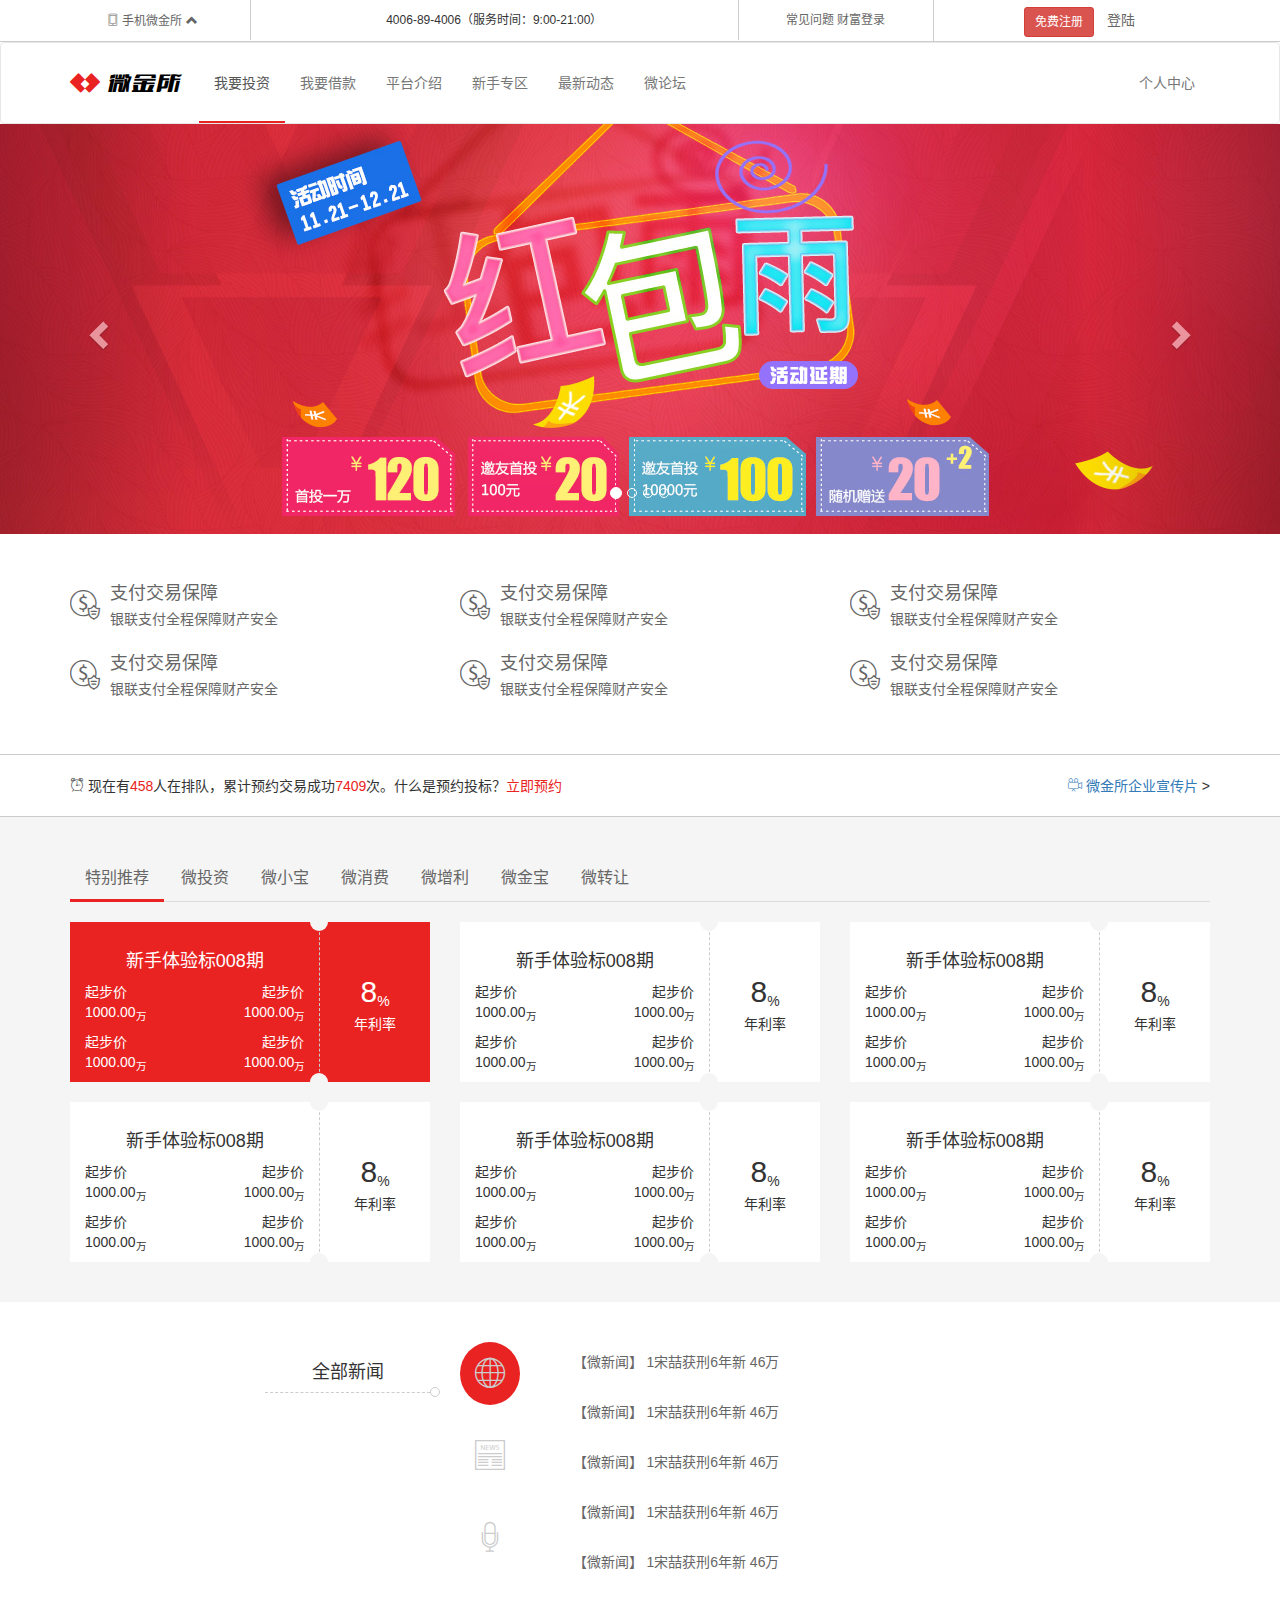
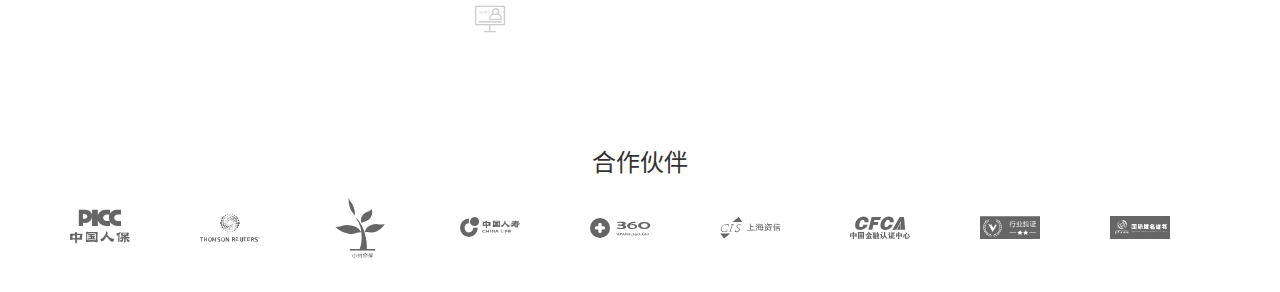
<file: index.html>
<!DOCTYPE html>
<!-- 网站语言 -->
<html lang="zh-CN">

<head>
    <!-- 网页字符编码 -->
    <meta charset="utf-8">
    <!-- Compatible 兼容性 设置IE兼容性 让IE 浏览器使用最新的渲染引擎渲染页面 -->
    <meta http-equiv="X-UA-Compatible" content="IE=edge">
    <!--  视口 设置浏览器的可视窗口 让视口宽度和设备宽度一致, 防止视口宽度和设备宽度不一致导致缩放 -->
    <meta name="viewport" content="width=device-width, initial-scale=1">
    <!-- 上述3个meta标签*必须*放在最前面，任何其他内容都*必须*跟随其后！ -->
    <title>标题</title>

    <!-- 引入Bootstrap的css包 -->
    <link href="./lib/bootstrap/css/bootstrap.css" rel="stylesheet">
    <!-- 引入字体图标库 -->
    <link rel="stylesheet" href="./css/font.css">
    <!-- 1.引入less样式 -->
    <link rel="stylesheet/less" href="./less/index.less">
    <!-- <link rel="stylesheet" href="./less/index.css"> -->
    <!-- 2.引入less.js编译器文件 -->
    <script src="./lib/less/less.js"></script>

    <!-- HTML5 shim 和 Respond.js 是为了让 IE8 支持 HTML5 元素和媒体查询（media queries）功能 -->
    <!-- 警告：通过 file:// 协议（就是直接将 html 页面拖拽到浏览器中）访问页面时 Respond.js 不起作用 -->
    <!--[if lt IE 9]>
      <script src="https://cdn.jsdelivr.net/npm/html5shiv@3.7.3/dist/html5shiv.min.js"></script>
      <script src="https://cdn.jsdelivr.net/npm/respond.js@1.4.2/dest/respond.min.js"></script>
    <![endif]-->
</head>

<body>
    <!-- 写页面的骨架结构 -->
    <!-- 外面的容器都是用id选择器 id样式优先级高 方便覆盖框架的样式 也方便js获取元素 -->
    <!-- 头部区域 -->
    <header id="header" class="hidden-xs hidden-sm">
        <div class="container">
            <div class="row text-center">
                <div class="col-md-2">
                    <a href="#">
                        <i class="itcast icon-mobilephone"></i>
                        手机微金所
                        <i class="glyphicon glyphicon-chevron-up"></i>
                        <img src="./img/c_06.jpg" alt="">
                    </a>
                </div>
                <div class="col-md-5">4006-89-4006（服务时间：9:00-21:00）</div>
                <div class="col-md-2">
                    <a href="#">常见问题</a>
                    <a href="#">财富登录</a>
                </div>
                <div class="col-md-3">
                    <button type="button" class="btn btn-danger btn-sm">免费注册</button>
                    <a href="#" data-target="#myModal" data-toggle="modal">登陆
                        <!-- Modal -->

                    </a>
                </div>
            </div>
        </div>
    </header>

    <!-- 导航区域 -->
    <nav id="nav" class="navbar navbar-default">
        <div class="container">
            <div class="navbar-header">
                <button type="button" class="navbar-toggle collapsed" data-toggle="collapse" data-target="#bs-example-navbar-collapse-1">
                    <span class="icon-bar"></span>
                    <span class="icon-bar"></span>
                    <span class="icon-bar"></span>
                </button>
                <a class="navbar-brand" href="#">
                    <i class="icon-icon"></i>
                    <i class="icon-logo"></i>
                </a>
            </div>

            <!-- Collect the nav links, forms, and other content for toggling -->
            <div class="collapse navbar-collapse" id="bs-example-navbar-collapse-1">
                <ul class="nav navbar-nav">
                    <li class="active"><a href="#">我要投资</a></li>
                    <li><a href="#">我要借款</a></li>
                    <li><a href="#">平台介绍</a>
                    <li><a href="#">新手专区</a>
                    <li><a href="#">最新动态</a>
                    <li><a href="#">微论坛</a>
                    </li>
                </ul>
                <ul class="nav navbar-nav navbar-right">
                    <li><a href="#">个人中心</a></li>

                </ul>
            </div><!-- /.navbar-collapse -->
        </div><!-- /.container-fluid -->
    </nav>

    <!-- 轮播图区域 -->
    <section id="slide">
        <div id="carousel-example-generic" class="carousel slide" data-ride="carousel">
            <!-- Indicators -->
            <ol class="carousel-indicators">
                <li data-target="#carousel-example-generic" data-slide-to="0" class="active"></li>
                <li data-target="#carousel-example-generic" data-slide-to="1"></li>
                <li data-target="#carousel-example-generic" data-slide-to="2"></li>
                <li data-target="#carousel-example-generic" data-slide-to="3"></li>
            </ol>

            <!-- Wrapper for slides -->
            <div class="carousel-inner">
                <div class="item active">
                    <div class="big-img hidden-xs" style="background-image:url('./img/slide_01_2000x410.jpg')">
                    </div>
                    <img class="little-img visible-xs" src="./img/slide_01_640x340.jpg" alt="...">
                </div>

                <div class="item">
                    <div class="big-img hidden-xs" style="background-image:url('./img/slide_02_2000x410.jpg')">
                    </div>
                    <img class="little-img visible-xs" src="./img/slide_02_640x340.jpg" alt="...">
                </div>

                <div class="item">
                    <div class="big-img hidden-xs" style="background-image:url('./img/slide_03_2000x410.jpg')">
                    </div>
                    <img class="little-img visible-xs" src="./img/slide_03_640x340.jpg" alt="...">
                </div>

                <div class="item">
                    <div class="big-img hidden-xs" style="background-image:url('./img/slide_04_2000x410.jpg')">
                    </div>
                    <img class="little-img visible-xs" src="./img/slide_04_640x340.jpg" alt="...">
                </div>
            </div>

            <!-- Controls -->
            <a class="left carousel-control" href="#carousel-example-generic" role="button" data-slide="prev">
                <span class="glyphicon glyphicon-chevron-left" aria-hidden="true"></span>
                <span class="sr-only">Previous</span>
            </a>
            <a class="right carousel-control" href="#carousel-example-generic" role="button" data-slide="next">
                <span class="glyphicon glyphicon-chevron-right" aria-hidden="true"></span>
                <span class="sr-only">Next</span>
            </a>
        </div>
    </section>

    <!-- 特色介绍区域 -->
    <section id="feature" class="hidden-xs">
        <div class="container">
            <div class="row">
                <div class="col-md-4 col-sm-6">
                    <div class="media">
                        <a href="#">
                            <div class="media-left">
                                <i class="icon-meiyuan"></i>
                            </div>
                            <div class="media-body">
                                <h4 class="media-heading">支付交易保障</h4>
                                <p>银联支付全程保障财产安全</p>
                            </div>
                        </a>
                    </div>
                </div>
                <div class="col-md-4 col-sm-6">
                    <div class="media">
                        <a href="#">
                            <div class="media-left">
                                <i class="icon-meiyuan"></i>
                            </div>
                            <div class="media-body">
                                <h4 class="media-heading">支付交易保障</h4>
                                <p>银联支付全程保障财产安全</p>
                            </div>
                        </a>
                    </div>
                </div>
                <div class="col-md-4 col-sm-6">
                    <div class="media">
                        <a href="#">
                            <div class="media-left">
                                <i class="icon-meiyuan"></i>
                            </div>
                            <div class="media-body">
                                <h4 class="media-heading">支付交易保障</h4>
                                <p>银联支付全程保障财产安全</p>
                            </div>
                        </a>
                    </div>
                </div>
                <div class="col-md-4 col-sm-6">
                    <div class="media">
                        <a href="#">
                            <div class="media-left">
                                <i class="icon-meiyuan"></i>
                            </div>
                            <div class="media-body">
                                <h4 class="media-heading">支付交易保障</h4>
                                <p>银联支付全程保障财产安全</p>
                            </div>
                        </a>
                    </div>
                </div>
                <div class="col-md-4 col-sm-6">
                    <div class="media">
                        <a href="#">
                            <div class="media-left">
                                <i class="icon-meiyuan"></i>
                            </div>
                            <div class="media-body">
                                <h4 class="media-heading">支付交易保障</h4>
                                <p>银联支付全程保障财产安全</p>
                            </div>
                        </a>
                    </div>
                </div>
                <div class="col-md-4 col-sm-6">
                    <div class="media">
                        <a href="#">
                            <div class="media-left">
                                <i class="icon-meiyuan"></i>
                            </div>
                            <div class="media-body">
                                <h4 class="media-heading">支付交易保障</h4>
                                <p>银联支付全程保障财产安全</p>
                            </div>
                        </a>
                    </div>
                </div>
            </div>
        </div>
    </section>

    <!-- 立即预约区域 -->
    <section id="booking">
        <div class="container">
            <div class="pull-left">
                <i class="icon-naozhong"></i>
                现在有<span>458</span>人在排队，累计预约交易成功<span>7409</span>次。什么是预约投标？<a href="#">立即预约</a>
            </div>

            <div class="pull-right">
                <a href="#">
                    <i class="icon-video"></i>
                    微金所企业宣传片
                </a>>
            </div>
        </div>
    </section>

    <!-- 商品推荐区域 -->
    <section id="products">
        <div class="container">

            <ul class="nav nav-tabs">
                <li class="active"><a href="#products1" data-toggle="tab">特别推荐</a></li>
                <li><a href="#products2" data-toggle="tab">微投资</a></li>
                <li><a href="#products3" data-toggle="tab">微小宝</a></li>
                <li><a href="#products4" data-toggle="tab">微消费</a></li>
                <li><a href="#products5" data-toggle="tab">微增利</a></li>
                <li><a href="#products6" data-toggle="tab">微金宝</a></li>
                <li><a href="#products7" data-toggle="tab">微转让</a></li>
            </ul>

            <div class="tab-content">
                <div class="tab-pane active" id="products1">
                    <div class="row">
                        <div class="col-md-4 col-sm-6 col-xs-12">
                            <div class="shangping active">
                                <div class="sp-left">
                                    <h4>新手体验标008期</h4>
                                    <div class="bottom">
                                        <div class="row">
                                            <div class="col-xs-6">
                                                <span>起步价</span>
                                                <p>1000.00<sub>万</sub></p>
                                            </div>
                                            <div class="col-xs-6">
                                                <span>起步价</span>
                                                <p>1000.00<sub>万</sub></p>
                                            </div>
                                            <div class="col-xs-6">
                                                <span>起步价</span>
                                                <p>1000.00<sub>万</sub></p>
                                            </div>
                                            <div class="col-xs-6">
                                                <span>起步价</span>
                                                <p>1000.00<sub>万</sub></p>
                                            </div>
                                        </div>
                                    </div>
                                </div>
                                <div class="sp-right">
                                    <span>8<sub>%</sub></span>
                                    <span>年利率</span>
                                </div>
                            </div>
                        </div>
                        <div class="col-md-4 col-sm-6 col-xs-12">
                            <div class="nb-2 shangping">
                                <div class="sp-left">
                                    <h4>新手体验标008期</h4>
                                    <div class="bottom">
                                        <div class="row">
                                            <div class="col-xs-6">
                                                <span>起步价</span>
                                                <p>1000.00<sub>万</sub></p>
                                            </div>
                                            <div class="col-xs-6">
                                                <span>起步价</span>
                                                <p>1000.00<sub>万</sub></p>
                                            </div>
                                            <div class="col-xs-6">
                                                <span>起步价</span>
                                                <p>1000.00<sub>万</sub></p>
                                            </div>
                                            <div class="col-xs-6">
                                                <span>起步价</span>
                                                <p>1000.00<sub>万</sub></p>
                                            </div>
                                        </div>
                                    </div>
                                </div>
                                <div class="sp-right">
                                    <span>8<sub>%</sub>
                                    </span>
                                    <span>年利率</span>
                                </div>
                            </div>
                        </div>
                        <div class="col-md-4 col-sm-6 col-xs-12">
                            <div class="shangping">
                                <div class="sp-left">
                                    <h4>新手体验标008期</h4>
                                    <div class="bottom">
                                        <div class="row">
                                            <div class="col-xs-6">
                                                <span>起步价</span>
                                                <p>1000.00<sub>万</sub></p>
                                            </div>
                                            <div class="col-xs-6">
                                                <span>起步价</span>
                                                <p>1000.00<sub>万</sub></p>
                                            </div>
                                            <div class="col-xs-6">
                                                <span>起步价</span>
                                                <p>1000.00<sub>万</sub></p>
                                            </div>
                                            <div class="col-xs-6">
                                                <span>起步价</span>
                                                <p>1000.00<sub>万</sub></p>
                                            </div>
                                        </div>
                                    </div>
                                </div>
                                <div class="sp-right">
                                    <span>8<sub>%</sub></span>
                                    <span>年利率</span>
                                </div>
                            </div>
                        </div>
                        <div class="col-md-4 col-sm-6 col-xs-12">
                            <div class="shangping">
                                <div class="sp-left">
                                    <h4>新手体验标008期</h4>
                                    <div class="bottom">
                                        <div class="row">
                                            <div class="col-xs-6">
                                                <span>起步价</span>
                                                <p>1000.00<sub>万</sub></p>
                                            </div>
                                            <div class="col-xs-6">
                                                <span>起步价</span>
                                                <p>1000.00<sub>万</sub></p>
                                            </div>
                                            <div class="col-xs-6">
                                                <span>起步价</span>
                                                <p>1000.00<sub>万</sub></p>
                                            </div>
                                            <div class="col-xs-6">
                                                <span>起步价</span>
                                                <p>1000.00<sub>万</sub></p>
                                            </div>
                                        </div>
                                    </div>
                                </div>
                                <div class="sp-right">
                                    <span>8<sub>%</sub></span>
                                    <span>年利率</span>
                                </div>
                            </div>
                        </div>
                        <div class="col-md-4 col-sm-6 col-xs-12">
                            <div class="shangping">
                                <div class="sp-left">
                                    <h4>新手体验标008期</h4>
                                    <div class="bottom">
                                        <div class="row">
                                            <div class="col-xs-6">
                                                <span>起步价</span>
                                                <p>1000.00<sub>万</sub></p>
                                            </div>
                                            <div class="col-xs-6">
                                                <span>起步价</span>
                                                <p>1000.00<sub>万</sub></p>
                                            </div>
                                            <div class="col-xs-6">
                                                <span>起步价</span>
                                                <p>1000.00<sub>万</sub></p>
                                            </div>
                                            <div class="col-xs-6">
                                                <span>起步价</span>
                                                <p>1000.00<sub>万</sub></p>
                                            </div>
                                        </div>
                                    </div>
                                </div>
                                <div class="sp-right">
                                    <span>8<sub>%</sub></span>
                                    <span>年利率</span>
                                </div>
                            </div>
                        </div>
                        <div class="col-md-4 col-sm-6 col-xs-12">
                            <div class="shangping">
                                <div class="sp-left">
                                    <h4>新手体验标008期</h4>
                                    <div class="bottom">
                                        <div class="row">
                                            <div class="col-xs-6">
                                                <span>起步价</span>
                                                <p>1000.00<sub>万</sub></p>
                                            </div>
                                            <div class="col-xs-6">
                                                <span>起步价</span>
                                                <p>1000.00<sub>万</sub></p>
                                            </div>
                                            <div class="col-xs-6">
                                                <span>起步价</span>
                                                <p>1000.00<sub>万</sub></p>
                                            </div>
                                            <div class="col-xs-6">
                                                <span>起步价</span>
                                                <p>1000.00<sub>万</sub></p>
                                            </div>
                                        </div>
                                    </div>
                                </div>
                                <div class="sp-right">
                                    <span>8<sub>%</sub></span>
                                    <span>年利率</span>
                                </div>
                            </div>
                        </div>

                    </div>
                </div>
                <div class="tab-pane" id="products2">123</div>
                <div class="tab-pane" id="products3">...</div>
                <div class="tab-pane" id="products4">...</div>
                <div class="tab-pane" id="products5">...</div>
                <div class="tab-pane" id="products6">...</div>
                <div class="tab-pane" id="products7">...</div>
            </div>
        </div>
    </section>

    <!-- 新闻区域 -->
    <section id="news">
        <div class="container">
            <div class="row">
                <div class="col-md-2 col-xs-offset-2">
                    <h4>全部新闻</h4>
                </div>
                <div class="col-md-1">
                    <!-- Nav tabs -->
                    <ul class="nav nav-tabs">
                        <li class="active"><a href="#news1" data-toggle="tab"><i class="icon-news01"></i></a></li>
                        <li><a href="#news2" data-toggle="tab"><i class="icon-news02"></i></a></li>
                        <li><a href="#news3" data-toggle="tab"><i class="icon-news03"></i></a></li>
                        <li><a href="#news4" data-toggle="tab"><i class="icon-news04"></i></a></li>
                    </ul>
                </div>
                <div class="col-md-7">
                    <div class="tab-content">
                        <div class="tab-pane active" id="news1">
                            <ul class="list-group">
                                <li class="list-group-item">【微新闻】 1宋喆获刑6年新 46万</li>
                                <li class="list-group-item">【微新闻】 1宋喆获刑6年新 46万</li>
                                <li class="list-group-item">【微新闻】 1宋喆获刑6年新 46万</li>
                                <li class="list-group-item">【微新闻】 1宋喆获刑6年新 46万</li>
                                <li class="list-group-item">【微新闻】 1宋喆获刑6年新 46万</li>
                            </ul>
                        </div>
                        <div class="tab-pane" id="news2">
                            <ul class="list-group">
                                <li class="list-group-item">【微还款】一周还款公告2017年7月10日-2017年7月16日</li>
                                <li class="list-group-item">【微还款】一周还款公告2017年7月10日-2017年7月16日</li>
                                <li class="list-group-item">【微还款】一周还款公告2017年7月10日-2017年7月16日</li>
                                <li class="list-group-item">【微还款】一周还款公告2017年7月10日-2017年7月16日</li>
                                <li class="list-group-item">【微还款】一周还款公告2017年7月10日-2017年7月16日</li>
                            </ul>
                        </div>
                        <div class="tab-pane" id="news3">...</div>
                        <div class="tab-pane" id="news4">...</div>
                    </div>
                </div>
            </div>
        </div>
    </section>

    <!-- 合作伙伴区域 -->
    <footer id="partner">
        <div class="container">
            <h3 class="text-center">合作伙伴</h3>
            <div class="row">
                <div class="col-md-4 col-sm-6 col-xs-12">
                    <div class="row">
                        <div class="col-xs-4">
                            <a href="#"><i class="icon-partner1"></i></a>
                        </div>
                        <div class="col-xs-4">
                            <a href="#"><i class="icon-partner2"></i></a>

                        </div>
                        <div class="col-xs-4">
                            <a href="#"><i class="icon-partner3"></i></a>
                        </div>
                    </div>
                </div>
                <div class="col-md-4 col-sm-6 col-xs-12">
                    <div class="row">
                        <div class="col-xs-4">
                            <a href="#"><i class="icon-partner4"></i></a>
                        </div>
                        <div class="col-xs-4">
                            <a href="#"><i class="icon-partner5"></i></a>
                        </div>
                        <div class="col-xs-4">
                            <a href="#"><i class="icon-partner6"></i></a>
                        </div>
                    </div>
                </div>
                <div class="col-md-4 col-sm-6 col-xs-12">
                    <div class="row">
                        <div class="col-xs-4">
                            <a href="#"><i class="icon-partner7"></i></a>
                        </div>
                        <div class="col-xs-4">
                            <a href="#"><i class="icon-partner8"></i></a>
                        </div>
                        <div class="col-xs-4">
                            <a href="#"><i class="icon-partner9"></i></a>
                        </div>
                    </div>
                </div>
            </div>
        </div>
    </footer>

    <!-- 登录的模态框 -->
    <div class="modal fade" id="myModal" tabindex="-1" role="dialog" aria-labelledby="myModalLabel">
        <div class="modal-dialog">
            <div class="modal-content">
                <div class="modal-header">
                    <button type="button" class="close" data-dismiss="modal"><span>&times;</span></button>
                    <h4 class="modal-title" id="myModalLabel">登录</h4>
                </div>
                <div class="modal-body">
                    <form class="form-horizontal">
                        <div class="form-group">
                            <label for="inputEmail3" class="col-sm-2 control-label">邮箱</label>
                            <div class="col-sm-10">
                                <input type="email" class="form-control" id="inputEmail3" placeholder="Email">
                            </div>
                        </div>
                        <div class="form-group">
                            <label for="inputPassword3" class="col-sm-2 control-label">密码</label>
                            <div class="col-sm-10">
                                <input type="password" class="form-control" id="inputPassword3" placeholder="Password">
                            </div>
                        </div>
                        <div class="form-group">
                            <div class="col-sm-offset-2 col-sm-10">
                                <button type="submit" class="btn btn-default">登录</button>
                            </div>
                        </div>
                    </form>
                </div>
                <div class="modal-footer">
                    <button type="button" class="btn btn-default" data-dismiss="modal">关闭</button>
                    <button type="button" class="btn btn-primary" data-dismiss="modal">保存</button>
                </div>
            </div>
        </div>
    </div>




    <!-- jQuery (Bootstrap 的所有 JavaScript 插件都依赖 jQuery，所以必须放在前边) -->
    <script src="./lib/jquery/jquery.min.js"></script>
    <!-- 加载 Bootstrap 的所有 JavaScript 插件。你也可以根据需要只加载单个插件。 -->
    <script src="./lib/bootstrap/js/bootstrap.js"></script>
</body>
<script>
    $(function () {
    $('[data-toggle="tooltip"]').tooltip()
})
</script>
</html>
</file>
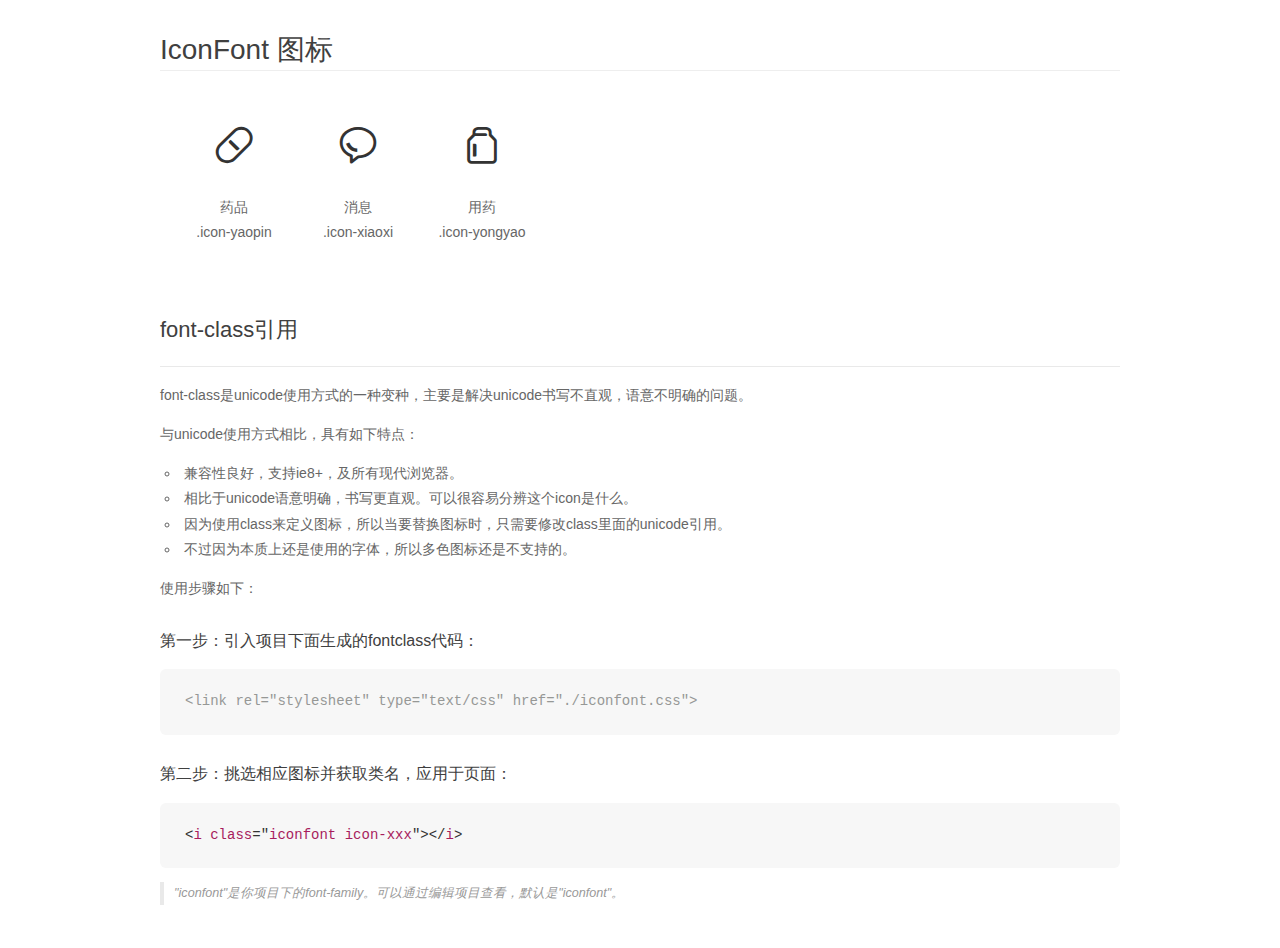
<file: 自己的字体图标/font_soyw9jgeopj/demo_fontclass.html>
<!DOCTYPE html>
<html>
<head>
    <meta charset="utf-8"/>
    <title>IconFont</title>
    <link rel="stylesheet" href="demo.css">
    <link rel="stylesheet" href="iconfont.css">
</head>
<body>
    <div class="main markdown">
        <h1>IconFont 图标</h1>
        <ul class="icon_lists clear">
            
                <li>
                <i class="icon iconfont icon-yaopin"></i>
                    <div class="name">药品</div>
                    <div class="fontclass">.icon-yaopin</div>
                </li>
            
                <li>
                <i class="icon iconfont icon-xiaoxi"></i>
                    <div class="name">消息</div>
                    <div class="fontclass">.icon-xiaoxi</div>
                </li>
            
                <li>
                <i class="icon iconfont icon-yongyao"></i>
                    <div class="name">用药</div>
                    <div class="fontclass">.icon-yongyao</div>
                </li>
            
        </ul>

        <h2 id="font-class-">font-class引用</h2>
        <hr>

        <p>font-class是unicode使用方式的一种变种，主要是解决unicode书写不直观，语意不明确的问题。</p>
        <p>与unicode使用方式相比，具有如下特点：</p>
        <ul>
        <li>兼容性良好，支持ie8+，及所有现代浏览器。</li>
        <li>相比于unicode语意明确，书写更直观。可以很容易分辨这个icon是什么。</li>
        <li>因为使用class来定义图标，所以当要替换图标时，只需要修改class里面的unicode引用。</li>
        <li>不过因为本质上还是使用的字体，所以多色图标还是不支持的。</li>
        </ul>
        <p>使用步骤如下：</p>
        <h3 id="-fontclass-">第一步：引入项目下面生成的fontclass代码：</h3>


        <pre><code class="lang-js hljs javascript"><span class="hljs-comment">&lt;link rel="stylesheet" type="text/css" href="./iconfont.css"&gt;</span></code></pre>
        <h3 id="-">第二步：挑选相应图标并获取类名，应用于页面：</h3>
        <pre><code class="lang-css hljs">&lt;<span class="hljs-selector-tag">i</span> <span class="hljs-selector-tag">class</span>="<span class="hljs-selector-tag">iconfont</span> <span class="hljs-selector-tag">icon-xxx</span>"&gt;&lt;/<span class="hljs-selector-tag">i</span>&gt;</code></pre>
        <blockquote>
        <p>"iconfont"是你项目下的font-family。可以通过编辑项目查看，默认是"iconfont"。</p>
        </blockquote>
    </div>
</body>
</html>
</file>
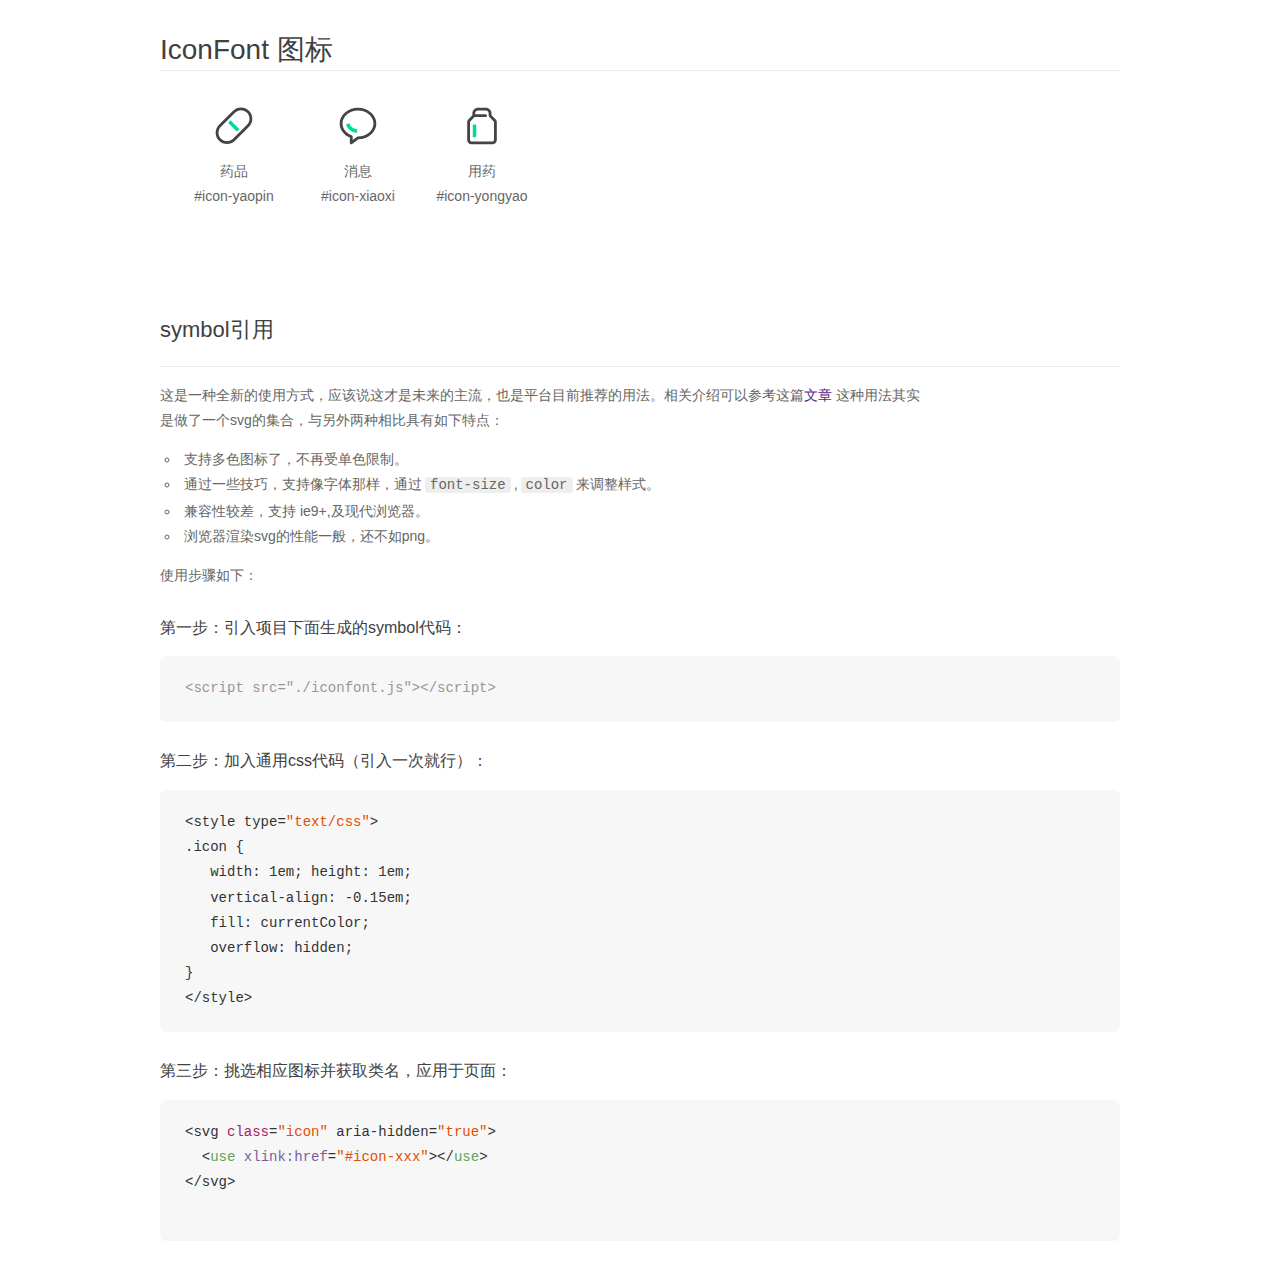
<file: 自己的字体图标/font_soyw9jgeopj/demo_symbol.html>
<!DOCTYPE html>
<html>
<head>
    <meta charset="utf-8"/>
    <title>IconFont</title>
    <link rel="stylesheet" href="demo.css">
    <script src="iconfont.js"></script>

    <style type="text/css">
        .icon {
          /* 通过设置 font-size 来改变图标大小 */
          width: 1em; height: 1em;
          /* 图标和文字相邻时，垂直对齐 */
          vertical-align: -0.15em;
          /* 通过设置 color 来改变 SVG 的颜色/fill */
          fill: currentColor;
          /* path 和 stroke 溢出 viewBox 部分在 IE 下会显示
             normalize.css 中也包含这行 */
          overflow: hidden;
        }

    </style>
</head>
<body>
    <div class="main markdown">
        <h1>IconFont 图标</h1>
        <ul class="icon_lists clear">
            
                <li>
                    <svg class="icon" aria-hidden="true">
                        <use xlink:href="#icon-yaopin"></use>
                    </svg>
                    <div class="name">药品</div>
                    <div class="fontclass">#icon-yaopin</div>
                </li>
            
                <li>
                    <svg class="icon" aria-hidden="true">
                        <use xlink:href="#icon-xiaoxi"></use>
                    </svg>
                    <div class="name">消息</div>
                    <div class="fontclass">#icon-xiaoxi</div>
                </li>
            
                <li>
                    <svg class="icon" aria-hidden="true">
                        <use xlink:href="#icon-yongyao"></use>
                    </svg>
                    <div class="name">用药</div>
                    <div class="fontclass">#icon-yongyao</div>
                </li>
            
        </ul>


        <h2 id="symbol-">symbol引用</h2>
        <hr>

        <p>这是一种全新的使用方式，应该说这才是未来的主流，也是平台目前推荐的用法。相关介绍可以参考这篇<a href="">文章</a>
        这种用法其实是做了一个svg的集合，与另外两种相比具有如下特点：</p>
        <ul>
          <li>支持多色图标了，不再受单色限制。</li>
          <li>通过一些技巧，支持像字体那样，通过<code>font-size</code>,<code>color</code>来调整样式。</li>
          <li>兼容性较差，支持 ie9+,及现代浏览器。</li>
          <li>浏览器渲染svg的性能一般，还不如png。</li>
        </ul>
        <p>使用步骤如下：</p>
        <h3 id="-symbol-">第一步：引入项目下面生成的symbol代码：</h3>
        <pre><code class="lang-js hljs javascript"><span class="hljs-comment">&lt;script src="./iconfont.js"&gt;&lt;/script&gt;</span></code></pre>
        <h3 id="-css-">第二步：加入通用css代码（引入一次就行）：</h3>
        <pre><code class="lang-js hljs javascript">&lt;style type=<span class="hljs-string">"text/css"</span>&gt;
.icon {
   width: <span class="hljs-number">1</span>em; height: <span class="hljs-number">1</span>em;
   vertical-align: <span class="hljs-number">-0.15</span>em;
   fill: currentColor;
   overflow: hidden;
}
&lt;<span class="hljs-regexp">/style&gt;</span></code></pre>
        <h3 id="-">第三步：挑选相应图标并获取类名，应用于页面：</h3>
        <pre><code class="lang-js hljs javascript">&lt;svg <span class="hljs-class"><span class="hljs-keyword">class</span></span>=<span class="hljs-string">"icon"</span> aria-hidden=<span class="hljs-string">"true"</span>&gt;<span class="xml"><span class="hljs-tag">
  &lt;<span class="hljs-name">use</span> <span class="hljs-attr">xlink:href</span>=<span class="hljs-string">"#icon-xxx"</span>&gt;</span><span class="hljs-tag">&lt;/<span class="hljs-name">use</span>&gt;</span>
</span>&lt;<span class="hljs-regexp">/svg&gt;
        </span></code></pre>
    </div>
</body>
</html>
</file>
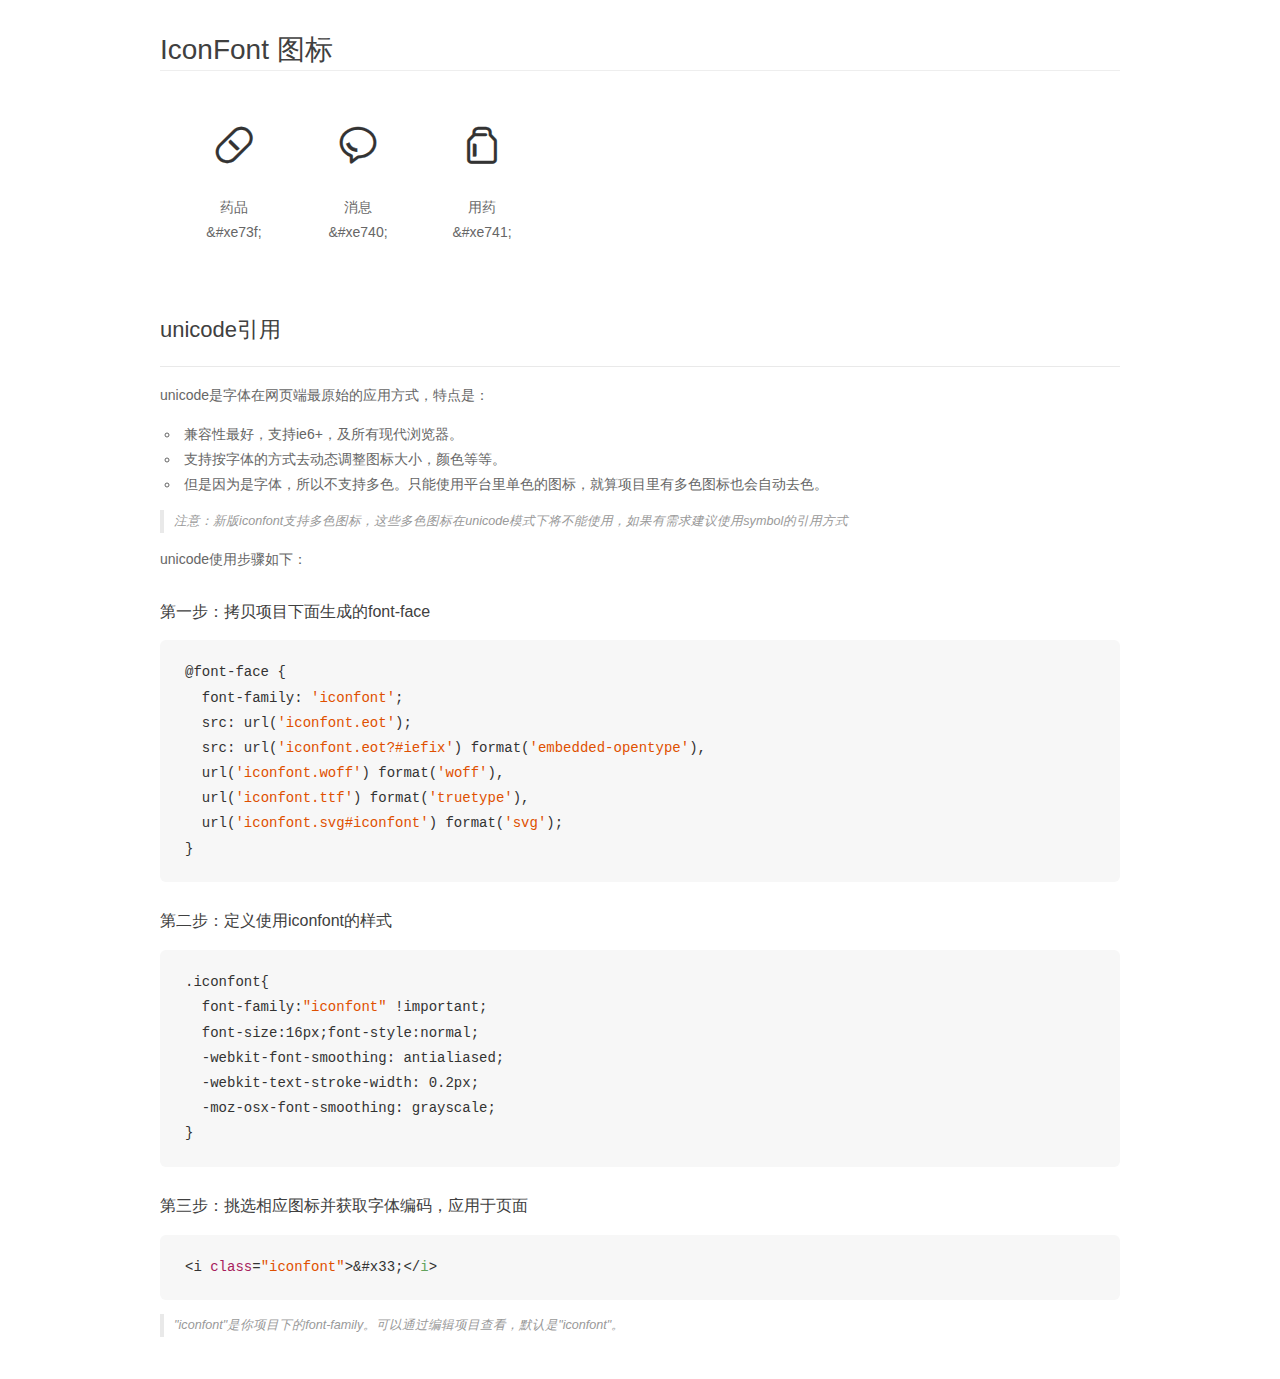
<file: 自己的字体图标/font_soyw9jgeopj/demo_unicode.html>
<!DOCTYPE html>
<html>
<head>
    <meta charset="utf-8"/>
    <title>IconFont</title>
    <link rel="stylesheet" href="demo.css">

    <style type="text/css">

        @font-face {font-family: "iconfont";
          src: url('iconfont.eot'); /* IE9*/
          src: url('iconfont.eot#iefix') format('embedded-opentype'), /* IE6-IE8 */
          url('iconfont.woff') format('woff'), /* chrome, firefox */
          url('iconfont.ttf') format('truetype'), /* chrome, firefox, opera, Safari, Android, iOS 4.2+*/
          url('iconfont.svg#iconfont') format('svg'); /* iOS 4.1- */
        }

        .iconfont {
          font-family:"iconfont" !important;
          font-size:16px;
          font-style:normal;
          -webkit-font-smoothing: antialiased;
          -webkit-text-stroke-width: 0.2px;
          -moz-osx-font-smoothing: grayscale;
        }

    </style>
</head>
<body>
    <div class="main markdown">
        <h1>IconFont 图标</h1>
        <ul class="icon_lists clear">
            
                <li>
                <i class="icon iconfont">&#xe73f;</i>
                    <div class="name">药品</div>
                    <div class="code">&amp;#xe73f;</div>
                </li>
            
                <li>
                <i class="icon iconfont">&#xe740;</i>
                    <div class="name">消息</div>
                    <div class="code">&amp;#xe740;</div>
                </li>
            
                <li>
                <i class="icon iconfont">&#xe741;</i>
                    <div class="name">用药</div>
                    <div class="code">&amp;#xe741;</div>
                </li>
            
        </ul>
        <h2 id="unicode-">unicode引用</h2>
        <hr>

        <p>unicode是字体在网页端最原始的应用方式，特点是：</p>
        <ul>
        <li>兼容性最好，支持ie6+，及所有现代浏览器。</li>
        <li>支持按字体的方式去动态调整图标大小，颜色等等。</li>
        <li>但是因为是字体，所以不支持多色。只能使用平台里单色的图标，就算项目里有多色图标也会自动去色。</li>
        </ul>
        <blockquote>
        <p>注意：新版iconfont支持多色图标，这些多色图标在unicode模式下将不能使用，如果有需求建议使用symbol的引用方式</p>
        </blockquote>
        <p>unicode使用步骤如下：</p>
        <h3 id="-font-face">第一步：拷贝项目下面生成的font-face</h3>
        <pre><code class="lang-js hljs javascript">@font-face {
  font-family: <span class="hljs-string">'iconfont'</span>;
  src: url(<span class="hljs-string">'iconfont.eot'</span>);
  src: url(<span class="hljs-string">'iconfont.eot?#iefix'</span>) format(<span class="hljs-string">'embedded-opentype'</span>),
  url(<span class="hljs-string">'iconfont.woff'</span>) format(<span class="hljs-string">'woff'</span>),
  url(<span class="hljs-string">'iconfont.ttf'</span>) format(<span class="hljs-string">'truetype'</span>),
  url(<span class="hljs-string">'iconfont.svg#iconfont'</span>) format(<span class="hljs-string">'svg'</span>);
}
</code></pre>
        <h3 id="-iconfont-">第二步：定义使用iconfont的样式</h3>
        <pre><code class="lang-js hljs javascript">.iconfont{
  font-family:<span class="hljs-string">"iconfont"</span> !important;
  font-size:<span class="hljs-number">16</span>px;font-style:normal;
  -webkit-font-smoothing: antialiased;
  -webkit-text-stroke-width: <span class="hljs-number">0.2</span>px;
  -moz-osx-font-smoothing: grayscale;
}
</code></pre>
        <h3 id="-">第三步：挑选相应图标并获取字体编码，应用于页面</h3>
        <pre><code class="lang-js hljs javascript">&lt;i <span class="hljs-class"><span class="hljs-keyword">class</span></span>=<span class="hljs-string">"iconfont"</span>&gt;&amp;#x33;<span class="xml"><span class="hljs-tag">&lt;/<span class="hljs-name">i</span>&gt;</span></span></code></pre>

        <blockquote>
        <p>"iconfont"是你项目下的font-family。可以通过编辑项目查看，默认是"iconfont"。</p>
        </blockquote>
    </div>


</body>
</html>
</file>
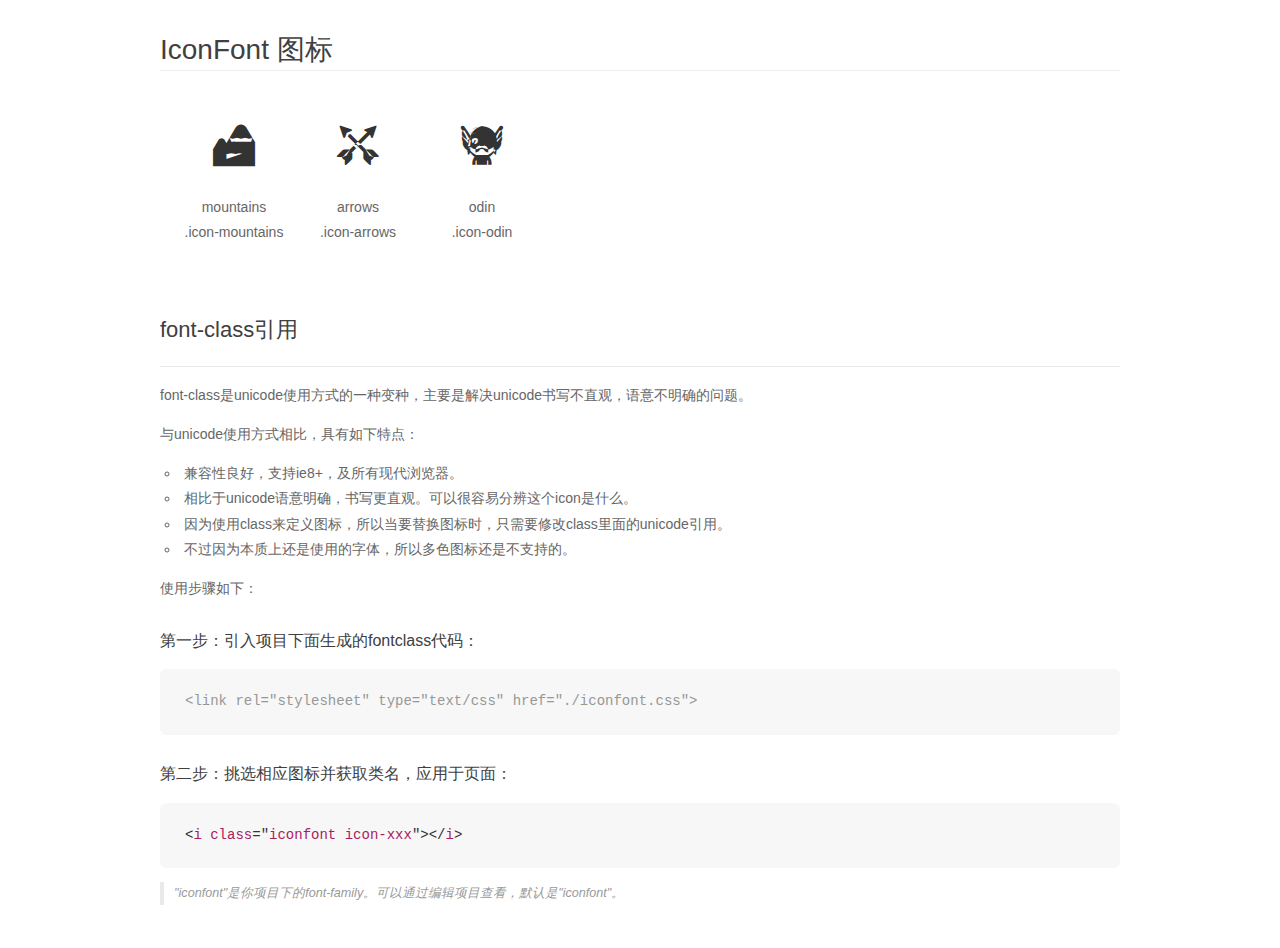
<file: 自己的字体图标/font_ziji/demo_fontclass.html>
<!DOCTYPE html>
<html>
<head>
    <meta charset="utf-8"/>
    <title>IconFont</title>
    <link rel="stylesheet" href="demo.css">
    <link rel="stylesheet" href="iconfont.css">
</head>
<body>
    <div class="main markdown">
        <h1>IconFont 图标</h1>
        <ul class="icon_lists clear">
            
                <li>
                <i class="icon iconfont icon-mountains"></i>
                    <div class="name">mountains</div>
                    <div class="fontclass">.icon-mountains</div>
                </li>
            
                <li>
                <i class="icon iconfont icon-arrows"></i>
                    <div class="name">arrows</div>
                    <div class="fontclass">.icon-arrows</div>
                </li>
            
                <li>
                <i class="icon iconfont icon-odin"></i>
                    <div class="name">odin</div>
                    <div class="fontclass">.icon-odin</div>
                </li>
            
        </ul>

        <h2 id="font-class-">font-class引用</h2>
        <hr>

        <p>font-class是unicode使用方式的一种变种，主要是解决unicode书写不直观，语意不明确的问题。</p>
        <p>与unicode使用方式相比，具有如下特点：</p>
        <ul>
        <li>兼容性良好，支持ie8+，及所有现代浏览器。</li>
        <li>相比于unicode语意明确，书写更直观。可以很容易分辨这个icon是什么。</li>
        <li>因为使用class来定义图标，所以当要替换图标时，只需要修改class里面的unicode引用。</li>
        <li>不过因为本质上还是使用的字体，所以多色图标还是不支持的。</li>
        </ul>
        <p>使用步骤如下：</p>
        <h3 id="-fontclass-">第一步：引入项目下面生成的fontclass代码：</h3>


        <pre><code class="lang-js hljs javascript"><span class="hljs-comment">&lt;link rel="stylesheet" type="text/css" href="./iconfont.css"&gt;</span></code></pre>
        <h3 id="-">第二步：挑选相应图标并获取类名，应用于页面：</h3>
        <pre><code class="lang-css hljs">&lt;<span class="hljs-selector-tag">i</span> <span class="hljs-selector-tag">class</span>="<span class="hljs-selector-tag">iconfont</span> <span class="hljs-selector-tag">icon-xxx</span>"&gt;&lt;/<span class="hljs-selector-tag">i</span>&gt;</code></pre>
        <blockquote>
        <p>"iconfont"是你项目下的font-family。可以通过编辑项目查看，默认是"iconfont"。</p>
        </blockquote>
    </div>
</body>
</html>
</file>
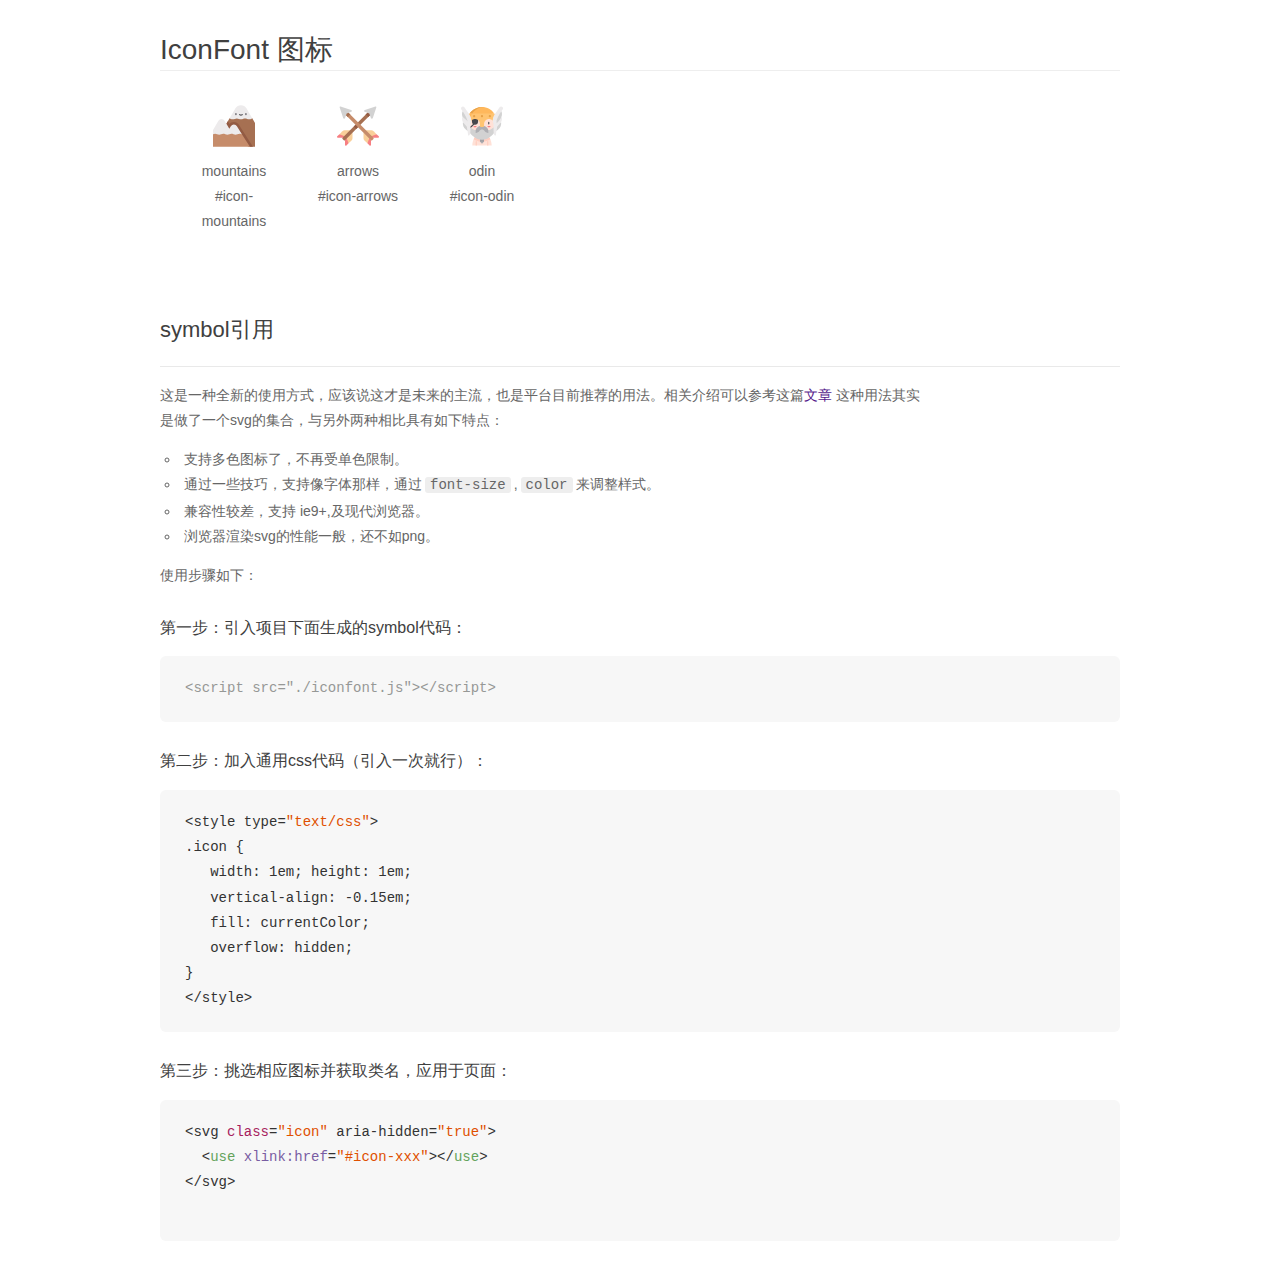
<file: 自己的字体图标/font_ziji/demo_symbol.html>
<!DOCTYPE html>
<html>
<head>
    <meta charset="utf-8"/>
    <title>IconFont</title>
    <link rel="stylesheet" href="demo.css">
    <script src="iconfont.js"></script>

    <style type="text/css">
        .icon {
          /* 通过设置 font-size 来改变图标大小 */
          width: 1em; height: 1em;
          /* 图标和文字相邻时，垂直对齐 */
          vertical-align: -0.15em;
          /* 通过设置 color 来改变 SVG 的颜色/fill */
          fill: currentColor;
          /* path 和 stroke 溢出 viewBox 部分在 IE 下会显示
             normalize.css 中也包含这行 */
          overflow: hidden;
        }

    </style>
</head>
<body>
    <div class="main markdown">
        <h1>IconFont 图标</h1>
        <ul class="icon_lists clear">
            
                <li>
                    <svg class="icon" aria-hidden="true">
                        <use xlink:href="#icon-mountains"></use>
                    </svg>
                    <div class="name">mountains</div>
                    <div class="fontclass">#icon-mountains</div>
                </li>
            
                <li>
                    <svg class="icon" aria-hidden="true">
                        <use xlink:href="#icon-arrows"></use>
                    </svg>
                    <div class="name">arrows</div>
                    <div class="fontclass">#icon-arrows</div>
                </li>
            
                <li>
                    <svg class="icon" aria-hidden="true">
                        <use xlink:href="#icon-odin"></use>
                    </svg>
                    <div class="name">odin</div>
                    <div class="fontclass">#icon-odin</div>
                </li>
            
        </ul>


        <h2 id="symbol-">symbol引用</h2>
        <hr>

        <p>这是一种全新的使用方式，应该说这才是未来的主流，也是平台目前推荐的用法。相关介绍可以参考这篇<a href="">文章</a>
        这种用法其实是做了一个svg的集合，与另外两种相比具有如下特点：</p>
        <ul>
          <li>支持多色图标了，不再受单色限制。</li>
          <li>通过一些技巧，支持像字体那样，通过<code>font-size</code>,<code>color</code>来调整样式。</li>
          <li>兼容性较差，支持 ie9+,及现代浏览器。</li>
          <li>浏览器渲染svg的性能一般，还不如png。</li>
        </ul>
        <p>使用步骤如下：</p>
        <h3 id="-symbol-">第一步：引入项目下面生成的symbol代码：</h3>
        <pre><code class="lang-js hljs javascript"><span class="hljs-comment">&lt;script src="./iconfont.js"&gt;&lt;/script&gt;</span></code></pre>
        <h3 id="-css-">第二步：加入通用css代码（引入一次就行）：</h3>
        <pre><code class="lang-js hljs javascript">&lt;style type=<span class="hljs-string">"text/css"</span>&gt;
.icon {
   width: <span class="hljs-number">1</span>em; height: <span class="hljs-number">1</span>em;
   vertical-align: <span class="hljs-number">-0.15</span>em;
   fill: currentColor;
   overflow: hidden;
}
&lt;<span class="hljs-regexp">/style&gt;</span></code></pre>
        <h3 id="-">第三步：挑选相应图标并获取类名，应用于页面：</h3>
        <pre><code class="lang-js hljs javascript">&lt;svg <span class="hljs-class"><span class="hljs-keyword">class</span></span>=<span class="hljs-string">"icon"</span> aria-hidden=<span class="hljs-string">"true"</span>&gt;<span class="xml"><span class="hljs-tag">
  &lt;<span class="hljs-name">use</span> <span class="hljs-attr">xlink:href</span>=<span class="hljs-string">"#icon-xxx"</span>&gt;</span><span class="hljs-tag">&lt;/<span class="hljs-name">use</span>&gt;</span>
</span>&lt;<span class="hljs-regexp">/svg&gt;
        </span></code></pre>
    </div>
</body>
</html>
</file>
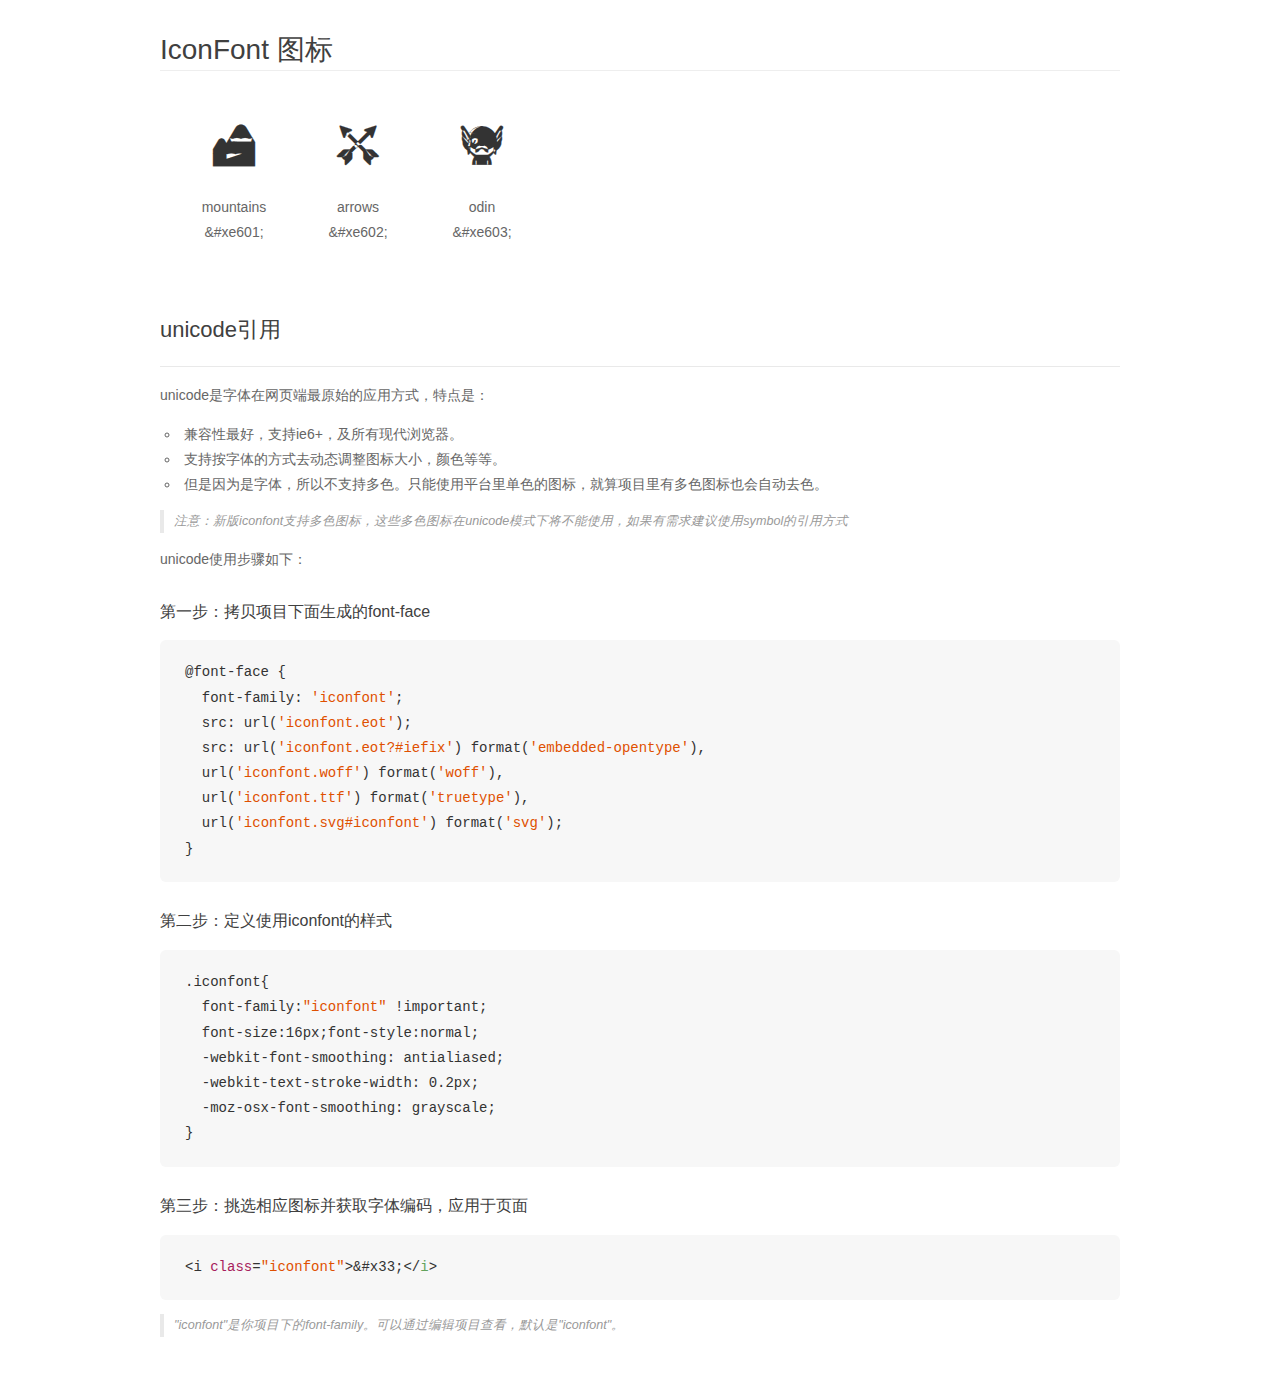
<file: 自己的字体图标/font_ziji/demo_unicode.html>
<!DOCTYPE html>
<html>
<head>
    <meta charset="utf-8"/>
    <title>IconFont</title>
    <link rel="stylesheet" href="demo.css">

    <style type="text/css">

        @font-face {font-family: "iconfont";
          src: url('iconfont.eot'); /* IE9*/
          src: url('iconfont.eot#iefix') format('embedded-opentype'), /* IE6-IE8 */
          url('iconfont.woff') format('woff'), /* chrome, firefox */
          url('iconfont.ttf') format('truetype'), /* chrome, firefox, opera, Safari, Android, iOS 4.2+*/
          url('iconfont.svg#iconfont') format('svg'); /* iOS 4.1- */
        }

        .iconfont {
          font-family:"iconfont" !important;
          font-size:16px;
          font-style:normal;
          -webkit-font-smoothing: antialiased;
          -webkit-text-stroke-width: 0.2px;
          -moz-osx-font-smoothing: grayscale;
        }

    </style>
</head>
<body>
    <div class="main markdown">
        <h1>IconFont 图标</h1>
        <ul class="icon_lists clear">
            
                <li>
                <i class="icon iconfont">&#xe601;</i>
                    <div class="name">mountains</div>
                    <div class="code">&amp;#xe601;</div>
                </li>
            
                <li>
                <i class="icon iconfont">&#xe602;</i>
                    <div class="name">arrows</div>
                    <div class="code">&amp;#xe602;</div>
                </li>
            
                <li>
                <i class="icon iconfont">&#xe603;</i>
                    <div class="name">odin</div>
                    <div class="code">&amp;#xe603;</div>
                </li>
            
        </ul>
        <h2 id="unicode-">unicode引用</h2>
        <hr>

        <p>unicode是字体在网页端最原始的应用方式，特点是：</p>
        <ul>
        <li>兼容性最好，支持ie6+，及所有现代浏览器。</li>
        <li>支持按字体的方式去动态调整图标大小，颜色等等。</li>
        <li>但是因为是字体，所以不支持多色。只能使用平台里单色的图标，就算项目里有多色图标也会自动去色。</li>
        </ul>
        <blockquote>
        <p>注意：新版iconfont支持多色图标，这些多色图标在unicode模式下将不能使用，如果有需求建议使用symbol的引用方式</p>
        </blockquote>
        <p>unicode使用步骤如下：</p>
        <h3 id="-font-face">第一步：拷贝项目下面生成的font-face</h3>
        <pre><code class="lang-js hljs javascript">@font-face {
  font-family: <span class="hljs-string">'iconfont'</span>;
  src: url(<span class="hljs-string">'iconfont.eot'</span>);
  src: url(<span class="hljs-string">'iconfont.eot?#iefix'</span>) format(<span class="hljs-string">'embedded-opentype'</span>),
  url(<span class="hljs-string">'iconfont.woff'</span>) format(<span class="hljs-string">'woff'</span>),
  url(<span class="hljs-string">'iconfont.ttf'</span>) format(<span class="hljs-string">'truetype'</span>),
  url(<span class="hljs-string">'iconfont.svg#iconfont'</span>) format(<span class="hljs-string">'svg'</span>);
}
</code></pre>
        <h3 id="-iconfont-">第二步：定义使用iconfont的样式</h3>
        <pre><code class="lang-js hljs javascript">.iconfont{
  font-family:<span class="hljs-string">"iconfont"</span> !important;
  font-size:<span class="hljs-number">16</span>px;font-style:normal;
  -webkit-font-smoothing: antialiased;
  -webkit-text-stroke-width: <span class="hljs-number">0.2</span>px;
  -moz-osx-font-smoothing: grayscale;
}
</code></pre>
        <h3 id="-">第三步：挑选相应图标并获取字体编码，应用于页面</h3>
        <pre><code class="lang-js hljs javascript">&lt;i <span class="hljs-class"><span class="hljs-keyword">class</span></span>=<span class="hljs-string">"iconfont"</span>&gt;&amp;#x33;<span class="xml"><span class="hljs-tag">&lt;/<span class="hljs-name">i</span>&gt;</span></span></code></pre>

        <blockquote>
        <p>"iconfont"是你项目下的font-family。可以通过编辑项目查看，默认是"iconfont"。</p>
        </blockquote>
    </div>


</body>
</html>
</file>
<file: css/font.css>
/*定义一个字体字体系统里面没有 是使用工具生成的一个字体*/
@font-face {
    font-family: 'itcast';
    src: url('../fonts/MiFie-Web-Font.eot') format('embedded-opentype'), 
    url('../fonts/MiFie-Web-Font.svg') format('svg'), 
    url('../fonts/MiFie-Web-Font.ttf') format('truetype'), 
    url('../fonts/MiFie-Web-Font.woff') format('woff');
}
/*[class^="icon-"]匹配所有类名以icon-开头的元素
[class*=" icon-"]中间包含了空格icon-的元素 后续类名以icon-开头*/
[class^="icon-"],
[class*=" icon-"] {
    font-style: normal;
    /*注意上面选择器中间的空格
我们使用的名为itcast的字体就是最上面的@font-face的方式声明*/
    /*当字体名字之间有空格的都要用引号引起来 ,如果没有空格的话可以不用引号*/
    font-family: itcast;
}


.icon-mobilephone::before {
    content: "\e908";
}

.icon-icon::before {
    content: "\e920";
}

.icon-logo::before {
    content: "\e93e";
}

.icon-meiyuan::before {
    content: "\e907";
    font-size: 30px;
}

.icon-naozhong::before {
    content: "\e906";
}

.icon-video::before {
    content: "\e905";
}

.icon-news01::before {
    content: "\e90e";
}

.icon-news02::before {
    content: "\e90f";
}

.icon-news03::before {
    content: "\e910";
}

.icon-news04::before {
    content: "\e911";
}

.icon-partner1::before {
    content: "\e92f";
}

.icon-partner2::before {
    content: "\e92e";
}

.icon-partner3::before {
    content: "\e92d";
}

.icon-partner4::before {
    content: "\e92a";
}

.icon-partner5::before {
    content: "\e92b";
}

.icon-partner6::before {
    content: "\e929";
}

.icon-partner7::before {
    content: "\e931";
}

.icon-partner8::before {
    content: "\e932";
}

.icon-partner9::before {
    content: "\e933";
}
</file>
<file: less/index.css>
#header {
  border-bottom: 1px solid #ccc;
}
#header .row {
  line-height: 40px;
}
#header .row div {
  font-size: 12px;
}
#header .row div ~ .col-md-3 > a {
  margin-left: 10px;
  font-size: 14px;
  text-decoration: none;
}
#header .row div ~ div {
  border-left: 1px solid #ccc;
}
#header .row div a {
  color: #666;
}
#header .row div a img {
  display: none;
  position: absolute;
  top: 40px;
  left: 50%;
  transform: translate(-50%);
}
#header .row div a:hover img {
  display: block;
}
#nav {
  background-color: #fff;
  margin-bottom: 0;
}
#nav .navbar-header .navbar-toggle {
  margin-top: 23px;
}
#nav .navbar-header .navbar-brand {
  height: 80px;
  line-height: 50px;
}
#nav .navbar-header .navbar-brand i {
  font-size: 30px;
}
#nav .navbar-header .navbar-brand i.icon-icon {
  color: #e92322;
}
#nav .navbar-header .navbar-brand i.icon-logo {
  color: #000;
}
#nav .navbar-collapse .navbar-nav li.active a {
  border-bottom: 2px solid #e92322;
  background-color: #fff;
}
#nav .navbar-collapse .navbar-nav li a {
  height: 80px;
  line-height: 50px;
}
#nav .navbar-collapse .navbar-nav li a:hover {
  border-bottom: 2px solid #e92322;
}
#slide .carousel-inner .item .big-img {
  background-position: center center;
  width: 100%;
  height: 410px;
}
#slide .carousel-inner .item img {
  width: 100%;
}
#feature {
  padding: 40px 0;
}
#feature .media {
  margin-top: 10px;
}
#feature .media a {
  color: #666;
  text-decoration: none;
}
#feature .media a:hover {
  color: #e92322;
  text-decoration: none;
}
#booking {
  border-bottom: 1px solid #ccc;
  border-top: 1px solid #ccc;
  padding: 20px 0;
}
#booking .pull-left span {
  color: #e92322;
}
#booking .pull-left a {
  color: #e92322;
}
#news {
  padding: 40px 0;
}
#news h4 {
  text-align: center;
  border-bottom: 1px dashed #ccc;
  line-height: 40px;
  position: relative;
}
#news h4::after {
  content: '';
  width: 10px;
  height: 10px;
  border: 1px solid #ccc;
  border-radius: 50%;
  position: absolute;
  right: -10px;
  bottom: -5px;
}
#news .nav-tabs {
  border-bottom: 0;
}
@media (max-width: 992px) {
  #news .nav-tabs li {
    width: 25%;
  }
  #news .nav-tabs li a {
    width: 60px;
    height: 60px;
    margin: 0 auto;
  }
}
#news .nav-tabs li.active a {
  background-color: #e92322;
}
#news .nav-tabs li a {
  border-radius: 50%;
  margin-bottom: 20px;
  color: #ccc;
  border: 0;
}
#news .nav-tabs li a i {
  font-size: 30px;
}
#news .nav-tabs li a:hover {
  background-color: #e92322;
}
#news .tab-pane .list-group-item {
  border: 0;
  color: #666;
  margin-bottom: 10PX;
}
#partner {
  padding: 20px 0;
}
#partner a {
  color: #666;
}
#partner a:hover {
  color: #e92322;
  text-decoration: none;
}
#partner a i {
  font-size: 60px;
}
</file>
<file: 自己的字体图标/font_soyw9jgeopj/iconfont.css>
@font-face {font-family: "iconfont";
  src: url('iconfont.eot?t=1545480215353'); /* IE9*/
  src: url('iconfont.eot?t=1545480215353#iefix') format('embedded-opentype'), /* IE6-IE8 */
  url('[data-uri]') format('woff'),
  url('iconfont.ttf?t=1545480215353') format('truetype'), /* chrome, firefox, opera, Safari, Android, iOS 4.2+*/
  url('iconfont.svg?t=1545480215353#iconfont') format('svg'); /* iOS 4.1- */
}

.iconfont {
  font-family:"iconfont" !important;
  font-size:16px;
  font-style:normal;
  -webkit-font-smoothing: antialiased;
  -moz-osx-font-smoothing: grayscale;
}

.icon-yaopin:before { content: "\e73f"; }

.icon-xiaoxi:before { content: "\e740"; }

.icon-yongyao:before { content: "\e741"; }
</file>
<file: 自己的字体图标/font_ziji/iconfont.css>
@font-face {font-family: "iconfont";
  src: url('iconfont.eot?t=1545480259356'); /* IE9*/
  src: url('iconfont.eot?t=1545480259356#iefix') format('embedded-opentype'), /* IE6-IE8 */
  url('[data-uri]') format('woff'),
  url('iconfont.ttf?t=1545480259356') format('truetype'), /* chrome, firefox, opera, Safari, Android, iOS 4.2+*/
  url('iconfont.svg?t=1545480259356#iconfont') format('svg'); /* iOS 4.1- */
}

.iconfont {
  font-family:"iconfont" !important;
  font-size:16px;
  font-style:normal;
  -webkit-font-smoothing: antialiased;
  -moz-osx-font-smoothing: grayscale;
}

.icon-mountains:before { content: "\e601"; }

.icon-arrows:before { content: "\e602"; }

.icon-odin:before { content: "\e603"; }
</file>
<file: 自己的字体图标/font_soyw9jgeopj/demo.css>
*{margin: 0;padding: 0;list-style: none;}
/*
KISSY CSS Reset
理念：1. reset 的目的不是清除浏览器的默认样式，这仅是部分工作。清除和重置是紧密不可分的。
2. reset 的目的不是让默认样式在所有浏览器下一致，而是减少默认样式有可能带来的问题。
3. reset 期望提供一套普适通用的基础样式。但没有银弹，推荐根据具体需求，裁剪和修改后再使用。
特色：1. 适应中文；2. 基于最新主流浏览器。
维护：玉伯<lifesinger@gmail.com>, 正淳<ragecarrier@gmail.com>
 */

/** 清除内外边距 **/
body, h1, h2, h3, h4, h5, h6, hr, p, blockquote, /* structural elements 结构元素 */
dl, dt, dd, ul, ol, li, /* list elements 列表元素 */
pre, /* text formatting elements 文本格式元素 */
form, fieldset, legend, button, input, textarea, /* form elements 表单元素 */
th, td /* table elements 表格元素 */ {
  margin: 0;
  padding: 0;
}

/** 设置默认字体 **/
body,
button, input, select, textarea /* for ie */ {
  font: 12px/1.5 tahoma, arial, \5b8b\4f53, sans-serif;
}
h1, h2, h3, h4, h5, h6 { font-size: 100%; }
address, cite, dfn, em, var { font-style: normal; } /* 将斜体扶正 */
code, kbd, pre, samp { font-family: courier new, courier, monospace; } /* 统一等宽字体 */
small { font-size: 12px; } /* 小于 12px 的中文很难阅读，让 small 正常化 */

/** 重置列表元素 **/
ul, ol { list-style: none; }

/** 重置文本格式元素 **/
a { text-decoration: none; }
a:hover { text-decoration: underline; }


/** 重置表单元素 **/
legend { color: #000; } /* for ie6 */
fieldset, img { border: 0; } /* img 搭车：让链接里的 img 无边框 */
button, input, select, textarea { font-size: 100%; } /* 使得表单元素在 ie 下能继承字体大小 */
/* 注：optgroup 无法扶正 */

/** 重置表格元素 **/
table { border-collapse: collapse; border-spacing: 0; }

/* 清除浮动 */
.ks-clear:after, .clear:after {
  content: '\20';
  display: block;
  height: 0;
  clear: both;
}
.ks-clear, .clear {
  *zoom: 1;
}

.main {
  padding: 30px 100px;
width: 960px;
margin: 0 auto;
}
.main h1{font-size:36px; color:#333; text-align:left;margin-bottom:30px; border-bottom: 1px solid #eee;}

.helps{margin-top:40px;}
.helps pre{
  padding:20px;
  margin:10px 0;
  border:solid 1px #e7e1cd;
  background-color: #fffdef;
  overflow: auto;
}

.icon_lists{
  width: 100% !important;

}

.icon_lists li{
  float:left;
  width: 100px;
  height:180px;
  text-align: center;
  list-style: none !important;
}
.icon_lists .icon{
  font-size: 42px;
  line-height: 100px;
  margin: 10px 0;
  color:#333;
  -webkit-transition: font-size 0.25s ease-out 0s;
  -moz-transition: font-size 0.25s ease-out 0s;
  transition: font-size 0.25s ease-out 0s;

}
.icon_lists .icon:hover{
  font-size: 100px;
}



.markdown {
  color: #666;
  font-size: 14px;
  line-height: 1.8;
}

.highlight {
  line-height: 1.5;
}

.markdown img {
  vertical-align: middle;
  max-width: 100%;
}

.markdown h1 {
  color: #404040;
  font-weight: 500;
  line-height: 40px;
  margin-bottom: 24px;
}

.markdown h2,
.markdown h3,
.markdown h4,
.markdown h5,
.markdown h6 {
  color: #404040;
  margin: 1.6em 0 0.6em 0;
  font-weight: 500;
  clear: both;
}

.markdown h1 {
  font-size: 28px;
}

.markdown h2 {
  font-size: 22px;
}

.markdown h3 {
  font-size: 16px;
}

.markdown h4 {
  font-size: 14px;
}

.markdown h5 {
  font-size: 12px;
}

.markdown h6 {
  font-size: 12px;
}

.markdown hr {
  height: 1px;
  border: 0;
  background: #e9e9e9;
  margin: 16px 0;
  clear: both;
}

.markdown p,
.markdown pre {
  margin: 1em 0;
}

.markdown > p,
.markdown > blockquote,
.markdown > .highlight,
.markdown > ol,
.markdown > ul {
  width: 80%;
}

.markdown ul > li {
  list-style: circle;
}

.markdown > ul li,
.markdown blockquote ul > li {
  margin-left: 20px;
  padding-left: 4px;
}

.markdown > ul li p,
.markdown > ol li p {
  margin: 0.6em 0;
}

.markdown ol > li {
  list-style: decimal;
}

.markdown > ol li,
.markdown blockquote ol > li {
  margin-left: 20px;
  padding-left: 4px;
}

.markdown code {
  margin: 0 3px;
  padding: 0 5px;
  background: #eee;
  border-radius: 3px;
}

.markdown pre {
  border-radius: 6px;
  background: #f7f7f7;
  padding: 20px;
}

.markdown pre code {
  border: none;
  background: #f7f7f7;
  margin: 0;
}

.markdown strong,
.markdown b {
  font-weight: 600;
}

.markdown > table {
  border-collapse: collapse;
  border-spacing: 0px;
  empty-cells: show;
  border: 1px solid #e9e9e9;
  width: 95%;
  margin-bottom: 24px;
}

.markdown > table th {
  white-space: nowrap;
  color: #333;
  font-weight: 600;

}

.markdown > table th,
.markdown > table td {
  border: 1px solid #e9e9e9;
  padding: 8px 16px;
  text-align: left;
}

.markdown > table th {
  background: #F7F7F7;
}

.markdown blockquote {
  font-size: 90%;
  color: #999;
  border-left: 4px solid #e9e9e9;
  padding-left: 0.8em;
  margin: 1em 0;
  font-style: italic;
}

.markdown blockquote p {
  margin: 0;
}

.markdown .anchor {
  opacity: 0;
  transition: opacity 0.3s ease;
  margin-left: 8px;
}

.markdown .waiting {
  color: #ccc;
}

.markdown h1:hover .anchor,
.markdown h2:hover .anchor,
.markdown h3:hover .anchor,
.markdown h4:hover .anchor,
.markdown h5:hover .anchor,
.markdown h6:hover .anchor {
  opacity: 1;
  display: inline-block;
}

.markdown > br,
.markdown > p > br {
  clear: both;
}


.hljs {
  display: block;
  background: white;
  padding: 0.5em;
  color: #333333;
  overflow-x: auto;
}

.hljs-comment,
.hljs-meta {
  color: #969896;
}

.hljs-string,
.hljs-variable,
.hljs-template-variable,
.hljs-strong,
.hljs-emphasis,
.hljs-quote {
  color: #df5000;
}

.hljs-keyword,
.hljs-selector-tag,
.hljs-type {
  color: #a71d5d;
}

.hljs-literal,
.hljs-symbol,
.hljs-bullet,
.hljs-attribute {
  color: #0086b3;
}

.hljs-section,
.hljs-name {
  color: #63a35c;
}

.hljs-tag {
  color: #333333;
}

.hljs-title,
.hljs-attr,
.hljs-selector-id,
.hljs-selector-class,
.hljs-selector-attr,
.hljs-selector-pseudo {
  color: #795da3;
}

.hljs-addition {
  color: #55a532;
  background-color: #eaffea;
}

.hljs-deletion {
  color: #bd2c00;
  background-color: #ffecec;
}

.hljs-link {
  text-decoration: underline;
}

pre{
  background: #fff;
}
</file>
<file: 自己的字体图标/font_ziji/demo.css>
*{margin: 0;padding: 0;list-style: none;}
/*
KISSY CSS Reset
理念：1. reset 的目的不是清除浏览器的默认样式，这仅是部分工作。清除和重置是紧密不可分的。
2. reset 的目的不是让默认样式在所有浏览器下一致，而是减少默认样式有可能带来的问题。
3. reset 期望提供一套普适通用的基础样式。但没有银弹，推荐根据具体需求，裁剪和修改后再使用。
特色：1. 适应中文；2. 基于最新主流浏览器。
维护：玉伯<lifesinger@gmail.com>, 正淳<ragecarrier@gmail.com>
 */

/** 清除内外边距 **/
body, h1, h2, h3, h4, h5, h6, hr, p, blockquote, /* structural elements 结构元素 */
dl, dt, dd, ul, ol, li, /* list elements 列表元素 */
pre, /* text formatting elements 文本格式元素 */
form, fieldset, legend, button, input, textarea, /* form elements 表单元素 */
th, td /* table elements 表格元素 */ {
  margin: 0;
  padding: 0;
}

/** 设置默认字体 **/
body,
button, input, select, textarea /* for ie */ {
  font: 12px/1.5 tahoma, arial, \5b8b\4f53, sans-serif;
}
h1, h2, h3, h4, h5, h6 { font-size: 100%; }
address, cite, dfn, em, var { font-style: normal; } /* 将斜体扶正 */
code, kbd, pre, samp { font-family: courier new, courier, monospace; } /* 统一等宽字体 */
small { font-size: 12px; } /* 小于 12px 的中文很难阅读，让 small 正常化 */

/** 重置列表元素 **/
ul, ol { list-style: none; }

/** 重置文本格式元素 **/
a { text-decoration: none; }
a:hover { text-decoration: underline; }


/** 重置表单元素 **/
legend { color: #000; } /* for ie6 */
fieldset, img { border: 0; } /* img 搭车：让链接里的 img 无边框 */
button, input, select, textarea { font-size: 100%; } /* 使得表单元素在 ie 下能继承字体大小 */
/* 注：optgroup 无法扶正 */

/** 重置表格元素 **/
table { border-collapse: collapse; border-spacing: 0; }

/* 清除浮动 */
.ks-clear:after, .clear:after {
  content: '\20';
  display: block;
  height: 0;
  clear: both;
}
.ks-clear, .clear {
  *zoom: 1;
}

.main {
  padding: 30px 100px;
width: 960px;
margin: 0 auto;
}
.main h1{font-size:36px; color:#333; text-align:left;margin-bottom:30px; border-bottom: 1px solid #eee;}

.helps{margin-top:40px;}
.helps pre{
  padding:20px;
  margin:10px 0;
  border:solid 1px #e7e1cd;
  background-color: #fffdef;
  overflow: auto;
}

.icon_lists{
  width: 100% !important;

}

.icon_lists li{
  float:left;
  width: 100px;
  height:180px;
  text-align: center;
  list-style: none !important;
}
.icon_lists .icon{
  font-size: 42px;
  line-height: 100px;
  margin: 10px 0;
  color:#333;
  -webkit-transition: font-size 0.25s ease-out 0s;
  -moz-transition: font-size 0.25s ease-out 0s;
  transition: font-size 0.25s ease-out 0s;

}
.icon_lists .icon:hover{
  font-size: 100px;
}



.markdown {
  color: #666;
  font-size: 14px;
  line-height: 1.8;
}

.highlight {
  line-height: 1.5;
}

.markdown img {
  vertical-align: middle;
  max-width: 100%;
}

.markdown h1 {
  color: #404040;
  font-weight: 500;
  line-height: 40px;
  margin-bottom: 24px;
}

.markdown h2,
.markdown h3,
.markdown h4,
.markdown h5,
.markdown h6 {
  color: #404040;
  margin: 1.6em 0 0.6em 0;
  font-weight: 500;
  clear: both;
}

.markdown h1 {
  font-size: 28px;
}

.markdown h2 {
  font-size: 22px;
}

.markdown h3 {
  font-size: 16px;
}

.markdown h4 {
  font-size: 14px;
}

.markdown h5 {
  font-size: 12px;
}

.markdown h6 {
  font-size: 12px;
}

.markdown hr {
  height: 1px;
  border: 0;
  background: #e9e9e9;
  margin: 16px 0;
  clear: both;
}

.markdown p,
.markdown pre {
  margin: 1em 0;
}

.markdown > p,
.markdown > blockquote,
.markdown > .highlight,
.markdown > ol,
.markdown > ul {
  width: 80%;
}

.markdown ul > li {
  list-style: circle;
}

.markdown > ul li,
.markdown blockquote ul > li {
  margin-left: 20px;
  padding-left: 4px;
}

.markdown > ul li p,
.markdown > ol li p {
  margin: 0.6em 0;
}

.markdown ol > li {
  list-style: decimal;
}

.markdown > ol li,
.markdown blockquote ol > li {
  margin-left: 20px;
  padding-left: 4px;
}

.markdown code {
  margin: 0 3px;
  padding: 0 5px;
  background: #eee;
  border-radius: 3px;
}

.markdown pre {
  border-radius: 6px;
  background: #f7f7f7;
  padding: 20px;
}

.markdown pre code {
  border: none;
  background: #f7f7f7;
  margin: 0;
}

.markdown strong,
.markdown b {
  font-weight: 600;
}

.markdown > table {
  border-collapse: collapse;
  border-spacing: 0px;
  empty-cells: show;
  border: 1px solid #e9e9e9;
  width: 95%;
  margin-bottom: 24px;
}

.markdown > table th {
  white-space: nowrap;
  color: #333;
  font-weight: 600;

}

.markdown > table th,
.markdown > table td {
  border: 1px solid #e9e9e9;
  padding: 8px 16px;
  text-align: left;
}

.markdown > table th {
  background: #F7F7F7;
}

.markdown blockquote {
  font-size: 90%;
  color: #999;
  border-left: 4px solid #e9e9e9;
  padding-left: 0.8em;
  margin: 1em 0;
  font-style: italic;
}

.markdown blockquote p {
  margin: 0;
}

.markdown .anchor {
  opacity: 0;
  transition: opacity 0.3s ease;
  margin-left: 8px;
}

.markdown .waiting {
  color: #ccc;
}

.markdown h1:hover .anchor,
.markdown h2:hover .anchor,
.markdown h3:hover .anchor,
.markdown h4:hover .anchor,
.markdown h5:hover .anchor,
.markdown h6:hover .anchor {
  opacity: 1;
  display: inline-block;
}

.markdown > br,
.markdown > p > br {
  clear: both;
}


.hljs {
  display: block;
  background: white;
  padding: 0.5em;
  color: #333333;
  overflow-x: auto;
}

.hljs-comment,
.hljs-meta {
  color: #969896;
}

.hljs-string,
.hljs-variable,
.hljs-template-variable,
.hljs-strong,
.hljs-emphasis,
.hljs-quote {
  color: #df5000;
}

.hljs-keyword,
.hljs-selector-tag,
.hljs-type {
  color: #a71d5d;
}

.hljs-literal,
.hljs-symbol,
.hljs-bullet,
.hljs-attribute {
  color: #0086b3;
}

.hljs-section,
.hljs-name {
  color: #63a35c;
}

.hljs-tag {
  color: #333333;
}

.hljs-title,
.hljs-attr,
.hljs-selector-id,
.hljs-selector-class,
.hljs-selector-attr,
.hljs-selector-pseudo {
  color: #795da3;
}

.hljs-addition {
  color: #55a532;
  background-color: #eaffea;
}

.hljs-deletion {
  color: #bd2c00;
  background-color: #ffecec;
}

.hljs-link {
  text-decoration: underline;
}

pre{
  background: #fff;
}
</file>
